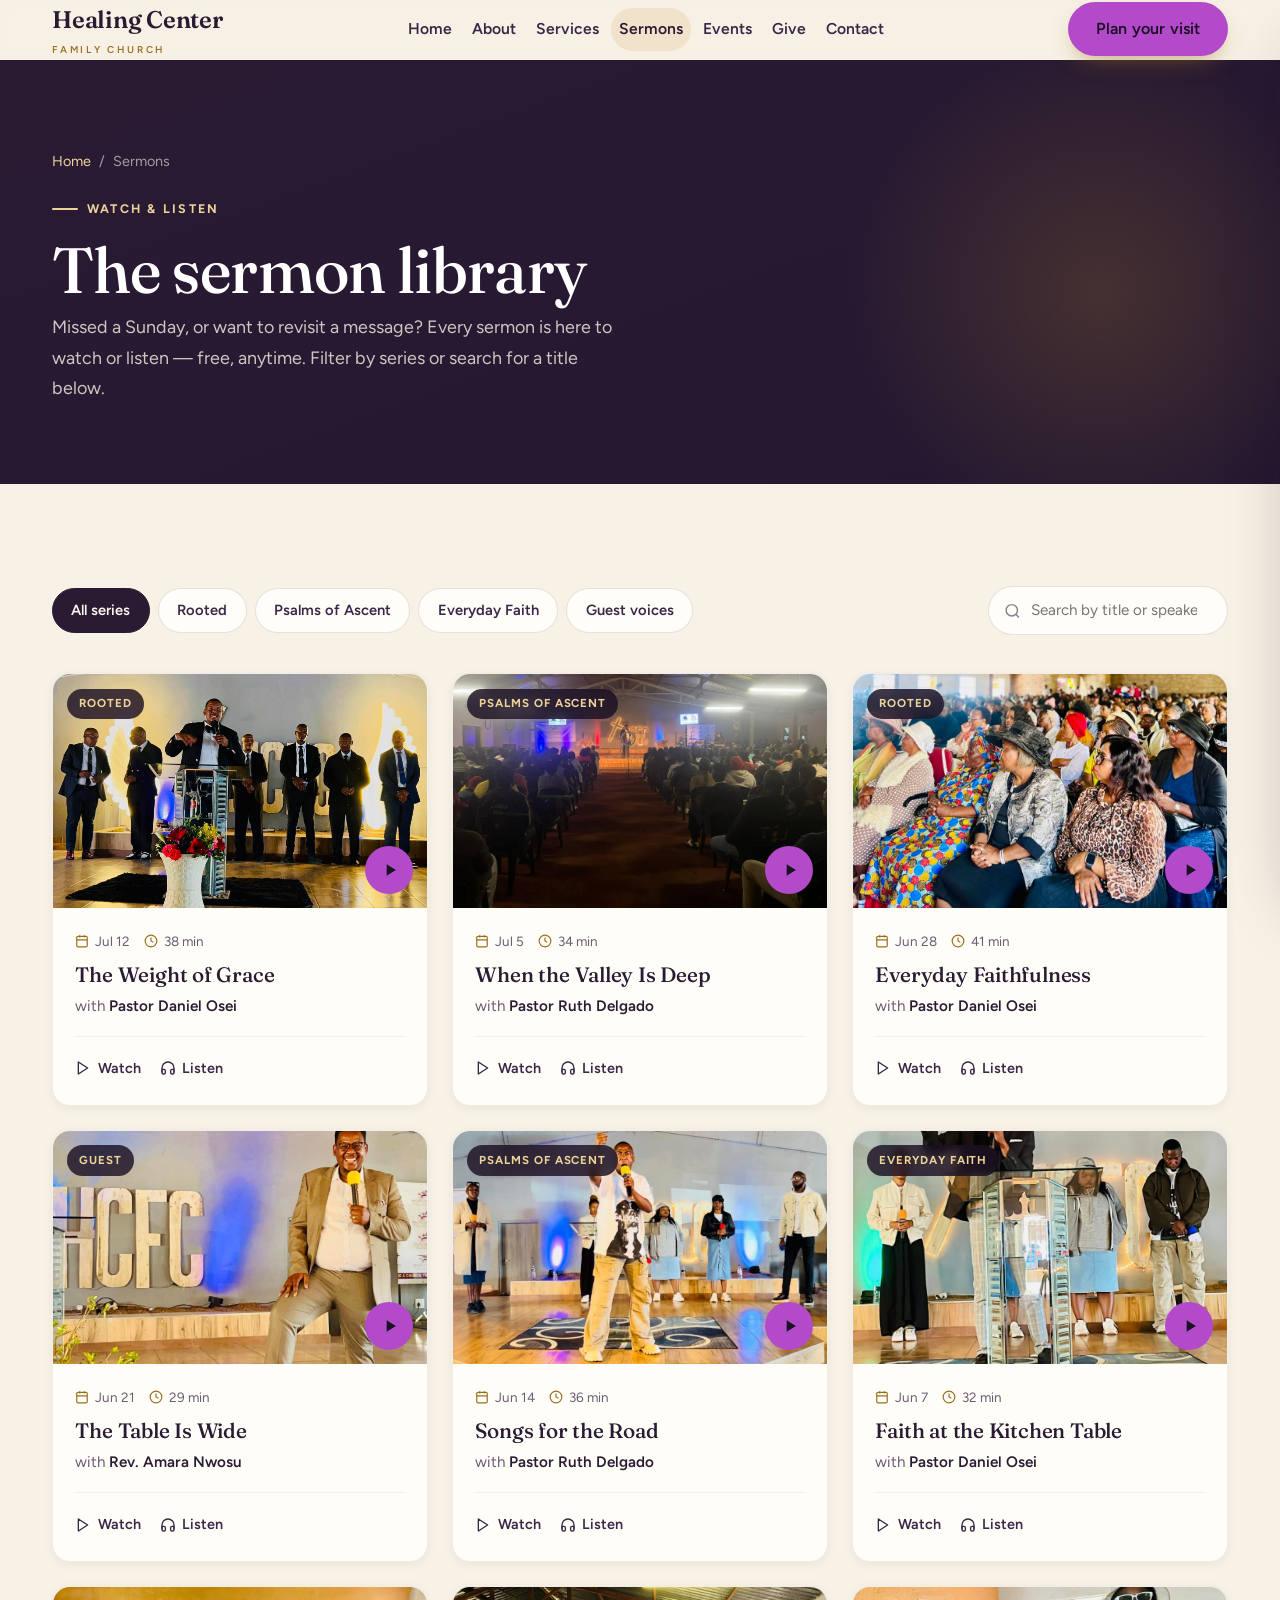
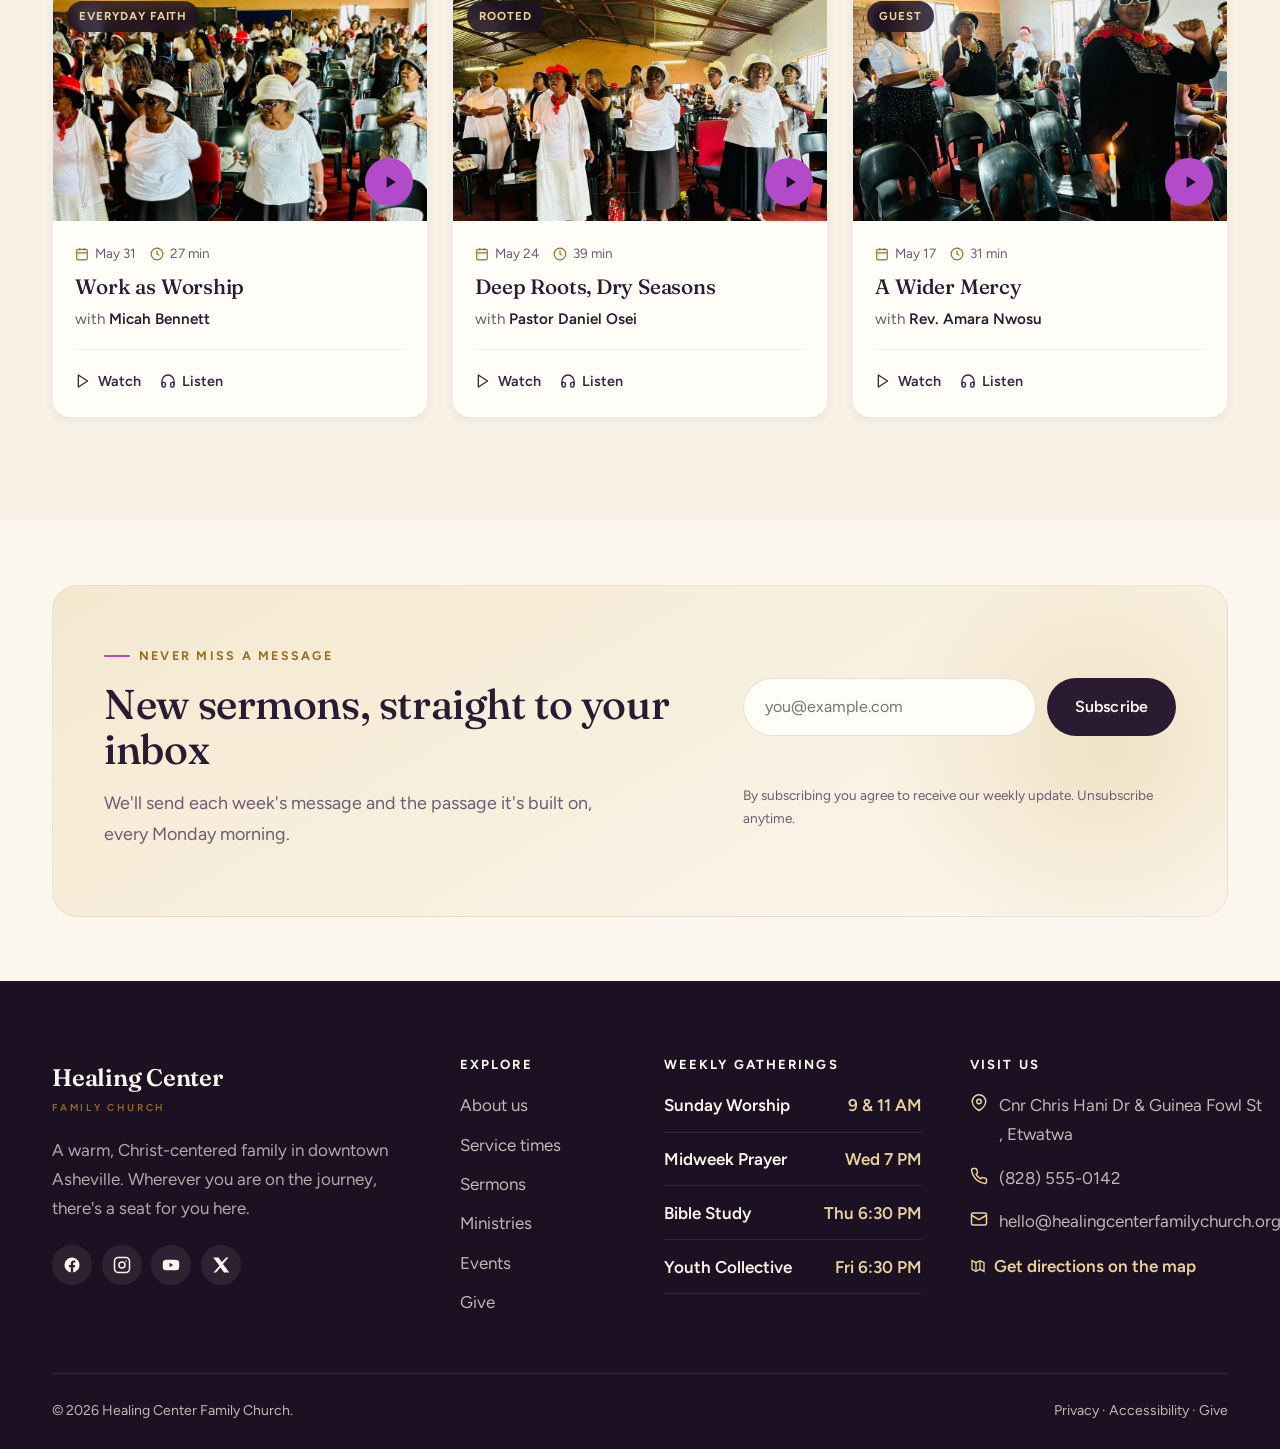
<file: sermons.html>
<!doctype html>
<html lang="en">
<head>
  <script>document.documentElement.classList.add("js")</script>
  <meta charset="utf-8">
  <meta name="viewport" content="width=device-width, initial-scale=1">
  <title>Sermons — Grace Community Church | Watch &amp; Listen Online</title>
  <meta name="description" content="Browse the full sermon library from Grace Community Church. Filter by series and speaker, then watch or listen to every message online, free.">

  <link rel="preconnect" href="https://fonts.googleapis.com">
  <link rel="preconnect" href="https://fonts.gstatic.com" crossorigin>
  <link href="https://fonts.googleapis.com/css2?family=Fraunces:ital,opsz,wght@0,9..144,400;0,9..144,500;0,9..144,600;1,9..144,400;1,9..144,500&family=Figtree:wght@400;500;600;700&display=swap" rel="stylesheet">

  <link rel="stylesheet" href="css/vendor/bootstrap.min.css">
  <link rel="stylesheet" href="css/style.css">
</head>
<body>
  <a class="skip-link" href="#main">Skip to content</a>

  <!-- ===================== NAVBAR ===================== -->
  <header class="site-nav" id="siteNav">
    <div class="container">
      <nav class="navbar navbar-expand-lg p-0" aria-label="Main navigation">
        <a class="brand" href="index.html" aria-label="Healing Center Family Church home">
          
          <span>Healing Center<small>Family Church</small></span>
        </a>

        <ul class="nav-links navbar-nav mx-auto d-none d-lg-flex flex-row">
          <li class="nav-item"><a class="nav-link" href="index.html">Home</a></li>
          <li class="nav-item"><a class="nav-link" href="#about">About</a></li>
          <li class="nav-item"><a class="nav-link" href="#services">Services</a></li>
          <li class="nav-item"><a class="nav-link active" href="sermons.html">Sermons</a></li>
          <li class="nav-item"><a class="nav-link" href="#events">Events</a></li>
          <li class="nav-item"><a class="nav-link" href="#give">Give</a></li>
          <li class="nav-item"><a class="nav-link" href="#contact">Contact</a></li>
        </ul>

        <div class="nav-cta d-none d-lg-flex align-items-center">
          <a class="btn btn-gold" href="#visit">Plan your visit</a>
        </div>

        <button class="nav-toggle d-lg-none ms-auto" id="navToggle" aria-label="Open menu" aria-expanded="false" aria-controls="mobileMenu">
          <span aria-hidden="true"></span>
        </button>
      </nav>
    </div>
  </header>

  <!-- Mobile menu -->
  <div class="nav-backdrop" id="navBackdrop" hidden></div>
  <aside class="mobile-menu" id="mobileMenu" aria-label="Mobile menu" aria-hidden="true">
    <div class="menu-head">
      <span class="brand" style="font-size:1.25rem;">Sanctuary</span>
      <button class="menu-close" id="menuClose" aria-label="Close menu">&times;</button>
    </div>
    <nav aria-label="Mobile navigation">
      <a class="m-link" href="index.html">Home</a>
      <a class="m-link" href="index.html#about">About</a>
      <a class="m-link" href="index.html#services">Services</a>
      <a class="m-link" href="sermons.html">Sermons</a>
      <a class="m-link" href="index.html#events">Events</a>
      <a class="m-link" href="index.html#give">Give</a>
      <a class="m-link" href="index.html#contact">Contact</a>
    </nav>
    <div class="m-cta">
      <a class="btn btn-gold" href="index.html#visit">Plan your visit</a>
      <a class="btn btn-outline-ink" href="sermons.html">Watch online</a>
    </div>
  </aside>

  <main id="main">
    <!-- ===================== PAGE HERO ===================== -->
    <section class="page-hero">
      <div class="container">
        <div class="breadcrumb-nav"><a href="index.html">Home</a><span>/</span>Sermons</div>
        <span class="eyebrow">Watch &amp; listen</span>
        <h1>The sermon library</h1>
        <p>Missed a Sunday, or want to revisit a message? Every sermon is here to watch or listen — free, anytime. Filter by series or search for a title below.</p>
      </div>
    </section>

    <!-- ===================== SERMONS LIST ===================== -->
    <section class="section bg-cream">
      <div class="container">
        <div class="filter-bar">
          <div class="filter-chips" role="group" aria-label="Filter sermons by series">
            <button class="filter-chip active" data-filter="all">All series</button>
            <button class="filter-chip" data-filter="rooted">Rooted</button>
            <button class="filter-chip" data-filter="psalms">Psalms of Ascent</button>
            <button class="filter-chip" data-filter="everyday">Everyday Faith</button>
            <button class="filter-chip" data-filter="guest">Guest voices</button>
          </div>
          <div class="filter-search">
            <svg viewBox="0 0 24 24" fill="none" stroke="currentColor" stroke-width="2" aria-hidden="true"><circle cx="11" cy="11" r="8"/><path d="m21 21-4.3-4.3"/></svg>
            <label class="visually-hidden" for="sermonSearch">Search sermons</label>
            <input type="search" id="sermonSearch" placeholder="Search by title or speaker…">
          </div>
        </div>

        <div class="row g-4" id="sermonGrid">
          <!-- 1 -->
          <div class="col-sm-6 col-lg-4 sermon-col" data-series="rooted" data-title="the weight of grace daniel osei">
            <article class="sermon-card">
              <div class="sermon-thumb">
                <img src="img/sermon-1.jpg" width="640" height="400" loading="lazy" alt="Pastor teaching from an open Bible on a wooden stage">
                <span class="sermon-series">Rooted</span>
                <a class="sermon-play" href="#main" aria-label="Play sermon: The Weight of Grace"><svg viewBox="0 0 24 24" fill="currentColor" aria-hidden="true"><path d="M8 5v14l11-7z"/></svg></a>
              </div>
              <div class="sermon-body">
                <div class="sermon-meta">
                  <span><svg viewBox="0 0 24 24" fill="none" stroke="currentColor" stroke-width="2"><rect x="3" y="4" width="18" height="18" rx="2"/><path d="M16 2v4M8 2v4M3 10h18"/></svg>Jul 12</span>
                  <span><svg viewBox="0 0 24 24" fill="none" stroke="currentColor" stroke-width="2"><circle cx="12" cy="12" r="10"/><path d="M12 6v6l4 2"/></svg>38 min</span>
                </div>
                <h3><a href="#main">The Weight of Grace</a></h3>
                <p class="sermon-speaker">with <b>Pastor Daniel Osei</b></p>
                <div class="sermon-actions">
                  <a href="#main"><svg viewBox="0 0 24 24" fill="none" stroke="currentColor" stroke-width="2" stroke-linecap="round" stroke-linejoin="round"><polygon points="5 3 19 12 5 21 5 3"/></svg>Watch</a>
                  <a href="#main"><svg viewBox="0 0 24 24" fill="none" stroke="currentColor" stroke-width="2" stroke-linecap="round" stroke-linejoin="round"><path d="M3 18v-6a9 9 0 0 1 18 0v6"/><path d="M21 19a2 2 0 0 1-2 2h-1a2 2 0 0 1-2-2v-3a2 2 0 0 1 2-2h3zM3 19a2 2 0 0 0 2 2h1a2 2 0 0 0 2-2v-3a2 2 0 0 0-2-2H3z"/></svg>Listen</a>
                </div>
              </div>
            </article>
          </div>
          <!-- 2 -->
          <div class="col-sm-6 col-lg-4 sermon-col" data-series="psalms" data-title="when the valley is deep ruth delgado">
            <article class="sermon-card">
              <div class="sermon-thumb">
                <img src="img/sermon-2.jpg" width="640" height="400" loading="lazy" alt="Worship band leading music with warm stage lighting">
                <span class="sermon-series">Psalms of Ascent</span>
                <a class="sermon-play" href="#main" aria-label="Play sermon: When the Valley Is Deep"><svg viewBox="0 0 24 24" fill="currentColor" aria-hidden="true"><path d="M8 5v14l11-7z"/></svg></a>
              </div>
              <div class="sermon-body">
                <div class="sermon-meta">
                  <span><svg viewBox="0 0 24 24" fill="none" stroke="currentColor" stroke-width="2"><rect x="3" y="4" width="18" height="18" rx="2"/><path d="M16 2v4M8 2v4M3 10h18"/></svg>Jul 5</span>
                  <span><svg viewBox="0 0 24 24" fill="none" stroke="currentColor" stroke-width="2"><circle cx="12" cy="12" r="10"/><path d="M12 6v6l4 2"/></svg>34 min</span>
                </div>
                <h3><a href="#main">When the Valley Is Deep</a></h3>
                <p class="sermon-speaker">with <b>Pastor Ruth Delgado</b></p>
                <div class="sermon-actions">
                  <a href="#main"><svg viewBox="0 0 24 24" fill="none" stroke="currentColor" stroke-width="2" stroke-linecap="round" stroke-linejoin="round"><polygon points="5 3 19 12 5 21 5 3"/></svg>Watch</a>
                  <a href="#main"><svg viewBox="0 0 24 24" fill="none" stroke="currentColor" stroke-width="2" stroke-linecap="round" stroke-linejoin="round"><path d="M3 18v-6a9 9 0 0 1 18 0v6"/><path d="M21 19a2 2 0 0 1-2 2h-1a2 2 0 0 1-2-2v-3a2 2 0 0 1 2-2h3zM3 19a2 2 0 0 0 2 2h1a2 2 0 0 0 2-2v-3a2 2 0 0 0-2-2H3z"/></svg>Listen</a>
                </div>
              </div>
            </article>
          </div>
          <!-- 3 -->
          <div class="col-sm-6 col-lg-4 sermon-col" data-series="rooted" data-title="everyday faithfulness daniel osei">
            <article class="sermon-card">
              <div class="sermon-thumb">
                <img src="img/sermon-3.jpg" width="640" height="400" loading="lazy" alt="Congregation listening intently during a Sunday message">
                <span class="sermon-series">Rooted</span>
                <a class="sermon-play" href="#main" aria-label="Play sermon: Everyday Faithfulness"><svg viewBox="0 0 24 24" fill="currentColor" aria-hidden="true"><path d="M8 5v14l11-7z"/></svg></a>
              </div>
              <div class="sermon-body">
                <div class="sermon-meta">
                  <span><svg viewBox="0 0 24 24" fill="none" stroke="currentColor" stroke-width="2"><rect x="3" y="4" width="18" height="18" rx="2"/><path d="M16 2v4M8 2v4M3 10h18"/></svg>Jun 28</span>
                  <span><svg viewBox="0 0 24 24" fill="none" stroke="currentColor" stroke-width="2"><circle cx="12" cy="12" r="10"/><path d="M12 6v6l4 2"/></svg>41 min</span>
                </div>
                <h3><a href="#main">Everyday Faithfulness</a></h3>
                <p class="sermon-speaker">with <b>Pastor Daniel Osei</b></p>
                <div class="sermon-actions">
                  <a href="#main"><svg viewBox="0 0 24 24" fill="none" stroke="currentColor" stroke-width="2" stroke-linecap="round" stroke-linejoin="round"><polygon points="5 3 19 12 5 21 5 3"/></svg>Watch</a>
                  <a href="#main"><svg viewBox="0 0 24 24" fill="none" stroke="currentColor" stroke-width="2" stroke-linecap="round" stroke-linejoin="round"><path d="M3 18v-6a9 9 0 0 1 18 0v6"/><path d="M21 19a2 2 0 0 1-2 2h-1a2 2 0 0 1-2-2v-3a2 2 0 0 1 2-2h3zM3 19a2 2 0 0 0 2 2h1a2 2 0 0 0 2-2v-3a2 2 0 0 0-2-2H3z"/></svg>Listen</a>
                </div>
              </div>
            </article>
          </div>
          <!-- 4 -->
          <div class="col-sm-6 col-lg-4 sermon-col" data-series="guest" data-title="the table is wide amara nwosu">
            <article class="sermon-card">
              <div class="sermon-thumb">
                <img src="img/sermon-4.jpg" width="640" height="400" loading="lazy" alt="Candlelit evening prayer gathering in the chapel">
                <span class="sermon-series">Guest</span>
                <a class="sermon-play" href="#main" aria-label="Play sermon: The Table Is Wide"><svg viewBox="0 0 24 24" fill="currentColor" aria-hidden="true"><path d="M8 5v14l11-7z"/></svg></a>
              </div>
              <div class="sermon-body">
                <div class="sermon-meta">
                  <span><svg viewBox="0 0 24 24" fill="none" stroke="currentColor" stroke-width="2"><rect x="3" y="4" width="18" height="18" rx="2"/><path d="M16 2v4M8 2v4M3 10h18"/></svg>Jun 21</span>
                  <span><svg viewBox="0 0 24 24" fill="none" stroke="currentColor" stroke-width="2"><circle cx="12" cy="12" r="10"/><path d="M12 6v6l4 2"/></svg>29 min</span>
                </div>
                <h3><a href="#main">The Table Is Wide</a></h3>
                <p class="sermon-speaker">with <b>Rev. Amara Nwosu</b></p>
                <div class="sermon-actions">
                  <a href="#main"><svg viewBox="0 0 24 24" fill="none" stroke="currentColor" stroke-width="2" stroke-linecap="round" stroke-linejoin="round"><polygon points="5 3 19 12 5 21 5 3"/></svg>Watch</a>
                  <a href="#main"><svg viewBox="0 0 24 24" fill="none" stroke="currentColor" stroke-width="2" stroke-linecap="round" stroke-linejoin="round"><path d="M3 18v-6a9 9 0 0 1 18 0v6"/><path d="M21 19a2 2 0 0 1-2 2h-1a2 2 0 0 1-2-2v-3a2 2 0 0 1 2-2h3zM3 19a2 2 0 0 0 2 2h1a2 2 0 0 0 2-2v-3a2 2 0 0 0-2-2H3z"/></svg>Listen</a>
                </div>
              </div>
            </article>
          </div>
          <!-- 5 -->
          <div class="col-sm-6 col-lg-4 sermon-col" data-series="psalms" data-title="songs for the road ruth delgado">
            <article class="sermon-card">
              <div class="sermon-thumb">
                <img src="img/sermon-5.jpg" width="640" height="400" loading="lazy" alt="Open hymnal and songbook on a music stand">
                <span class="sermon-series">Psalms of Ascent</span>
                <a class="sermon-play" href="#main" aria-label="Play sermon: Songs for the Road"><svg viewBox="0 0 24 24" fill="currentColor" aria-hidden="true"><path d="M8 5v14l11-7z"/></svg></a>
              </div>
              <div class="sermon-body">
                <div class="sermon-meta">
                  <span><svg viewBox="0 0 24 24" fill="none" stroke="currentColor" stroke-width="2"><rect x="3" y="4" width="18" height="18" rx="2"/><path d="M16 2v4M8 2v4M3 10h18"/></svg>Jun 14</span>
                  <span><svg viewBox="0 0 24 24" fill="none" stroke="currentColor" stroke-width="2"><circle cx="12" cy="12" r="10"/><path d="M12 6v6l4 2"/></svg>36 min</span>
                </div>
                <h3><a href="#main">Songs for the Road</a></h3>
                <p class="sermon-speaker">with <b>Pastor Ruth Delgado</b></p>
                <div class="sermon-actions">
                  <a href="#main"><svg viewBox="0 0 24 24" fill="none" stroke="currentColor" stroke-width="2" stroke-linecap="round" stroke-linejoin="round"><polygon points="5 3 19 12 5 21 5 3"/></svg>Watch</a>
                  <a href="#main"><svg viewBox="0 0 24 24" fill="none" stroke="currentColor" stroke-width="2" stroke-linecap="round" stroke-linejoin="round"><path d="M3 18v-6a9 9 0 0 1 18 0v6"/><path d="M21 19a2 2 0 0 1-2 2h-1a2 2 0 0 1-2-2v-3a2 2 0 0 1 2-2h3zM3 19a2 2 0 0 0 2 2h1a2 2 0 0 0 2-2v-3a2 2 0 0 0-2-2H3z"/></svg>Listen</a>
                </div>
              </div>
            </article>
          </div>
          <!-- 6 -->
          <div class="col-sm-6 col-lg-4 sermon-col" data-series="everyday" data-title="faith at the kitchen table daniel osei">
            <article class="sermon-card">
              <div class="sermon-thumb">
                <img src="img/sermon-6.jpg" width="640" height="400" loading="lazy" alt="Family gathered around a kitchen table in conversation">
                <span class="sermon-series">Everyday Faith</span>
                <a class="sermon-play" href="#main" aria-label="Play sermon: Faith at the Kitchen Table"><svg viewBox="0 0 24 24" fill="currentColor" aria-hidden="true"><path d="M8 5v14l11-7z"/></svg></a>
              </div>
              <div class="sermon-body">
                <div class="sermon-meta">
                  <span><svg viewBox="0 0 24 24" fill="none" stroke="currentColor" stroke-width="2"><rect x="3" y="4" width="18" height="18" rx="2"/><path d="M16 2v4M8 2v4M3 10h18"/></svg>Jun 7</span>
                  <span><svg viewBox="0 0 24 24" fill="none" stroke="currentColor" stroke-width="2"><circle cx="12" cy="12" r="10"/><path d="M12 6v6l4 2"/></svg>32 min</span>
                </div>
                <h3><a href="#main">Faith at the Kitchen Table</a></h3>
                <p class="sermon-speaker">with <b>Pastor Daniel Osei</b></p>
                <div class="sermon-actions">
                  <a href="#main"><svg viewBox="0 0 24 24" fill="none" stroke="currentColor" stroke-width="2" stroke-linecap="round" stroke-linejoin="round"><polygon points="5 3 19 12 5 21 5 3"/></svg>Watch</a>
                  <a href="#main"><svg viewBox="0 0 24 24" fill="none" stroke="currentColor" stroke-width="2" stroke-linecap="round" stroke-linejoin="round"><path d="M3 18v-6a9 9 0 0 1 18 0v6"/><path d="M21 19a2 2 0 0 1-2 2h-1a2 2 0 0 1-2-2v-3a2 2 0 0 1 2-2h3zM3 19a2 2 0 0 0 2 2h1a2 2 0 0 0 2-2v-3a2 2 0 0 0-2-2H3z"/></svg>Listen</a>
                </div>
              </div>
            </article>
          </div>
          <!-- 7 -->
          <div class="col-sm-6 col-lg-4 sermon-col" data-series="everyday" data-title="work as worship micah bennett">
            <article class="sermon-card">
              <div class="sermon-thumb">
                <img src="img/sermon-7.jpg" width="640" height="400" loading="lazy" alt="Person working at a craftsman's wooden workbench">
                <span class="sermon-series">Everyday Faith</span>
                <a class="sermon-play" href="#main" aria-label="Play sermon: Work as Worship"><svg viewBox="0 0 24 24" fill="currentColor" aria-hidden="true"><path d="M8 5v14l11-7z"/></svg></a>
              </div>
              <div class="sermon-body">
                <div class="sermon-meta">
                  <span><svg viewBox="0 0 24 24" fill="none" stroke="currentColor" stroke-width="2"><rect x="3" y="4" width="18" height="18" rx="2"/><path d="M16 2v4M8 2v4M3 10h18"/></svg>May 31</span>
                  <span><svg viewBox="0 0 24 24" fill="none" stroke="currentColor" stroke-width="2"><circle cx="12" cy="12" r="10"/><path d="M12 6v6l4 2"/></svg>27 min</span>
                </div>
                <h3><a href="#main">Work as Worship</a></h3>
                <p class="sermon-speaker">with <b>Micah Bennett</b></p>
                <div class="sermon-actions">
                  <a href="#main"><svg viewBox="0 0 24 24" fill="none" stroke="currentColor" stroke-width="2" stroke-linecap="round" stroke-linejoin="round"><polygon points="5 3 19 12 5 21 5 3"/></svg>Watch</a>
                  <a href="#main"><svg viewBox="0 0 24 24" fill="none" stroke="currentColor" stroke-width="2" stroke-linecap="round" stroke-linejoin="round"><path d="M3 18v-6a9 9 0 0 1 18 0v6"/><path d="M21 19a2 2 0 0 1-2 2h-1a2 2 0 0 1-2-2v-3a2 2 0 0 1 2-2h3zM3 19a2 2 0 0 0 2 2h1a2 2 0 0 0 2-2v-3a2 2 0 0 0-2-2H3z"/></svg>Listen</a>
                </div>
              </div>
            </article>
          </div>
          <!-- 8 -->
          <div class="col-sm-6 col-lg-4 sermon-col" data-series="rooted" data-title="deep roots dry seasons daniel osei">
            <article class="sermon-card">
              <div class="sermon-thumb">
                <img src="img/sermon-8.jpg" width="640" height="400" loading="lazy" alt="Sunlight streaming through the branches of an old oak tree">
                <span class="sermon-series">Rooted</span>
                <a class="sermon-play" href="#main" aria-label="Play sermon: Deep Roots, Dry Seasons"><svg viewBox="0 0 24 24" fill="currentColor" aria-hidden="true"><path d="M8 5v14l11-7z"/></svg></a>
              </div>
              <div class="sermon-body">
                <div class="sermon-meta">
                  <span><svg viewBox="0 0 24 24" fill="none" stroke="currentColor" stroke-width="2"><rect x="3" y="4" width="18" height="18" rx="2"/><path d="M16 2v4M8 2v4M3 10h18"/></svg>May 24</span>
                  <span><svg viewBox="0 0 24 24" fill="none" stroke="currentColor" stroke-width="2"><circle cx="12" cy="12" r="10"/><path d="M12 6v6l4 2"/></svg>39 min</span>
                </div>
                <h3><a href="#main">Deep Roots, Dry Seasons</a></h3>
                <p class="sermon-speaker">with <b>Pastor Daniel Osei</b></p>
                <div class="sermon-actions">
                  <a href="#main"><svg viewBox="0 0 24 24" fill="none" stroke="currentColor" stroke-width="2" stroke-linecap="round" stroke-linejoin="round"><polygon points="5 3 19 12 5 21 5 3"/></svg>Watch</a>
                  <a href="#main"><svg viewBox="0 0 24 24" fill="none" stroke="currentColor" stroke-width="2" stroke-linecap="round" stroke-linejoin="round"><path d="M3 18v-6a9 9 0 0 1 18 0v6"/><path d="M21 19a2 2 0 0 1-2 2h-1a2 2 0 0 1-2-2v-3a2 2 0 0 1 2-2h3zM3 19a2 2 0 0 0 2 2h1a2 2 0 0 0 2-2v-3a2 2 0 0 0-2-2H3z"/></svg>Listen</a>
                </div>
              </div>
            </article>
          </div>
          <!-- 9 -->
          <div class="col-sm-6 col-lg-4 sermon-col" data-series="guest" data-title="a wider mercy amara nwosu">
            <article class="sermon-card">
              <div class="sermon-thumb">
                <img src="img/sermon-9.jpg" width="640" height="400" loading="lazy" alt="Hands passing bread across a communion table">
                <span class="sermon-series">Guest</span>
                <a class="sermon-play" href="#main" aria-label="Play sermon: A Wider Mercy"><svg viewBox="0 0 24 24" fill="currentColor" aria-hidden="true"><path d="M8 5v14l11-7z"/></svg></a>
              </div>
              <div class="sermon-body">
                <div class="sermon-meta">
                  <span><svg viewBox="0 0 24 24" fill="none" stroke="currentColor" stroke-width="2"><rect x="3" y="4" width="18" height="18" rx="2"/><path d="M16 2v4M8 2v4M3 10h18"/></svg>May 17</span>
                  <span><svg viewBox="0 0 24 24" fill="none" stroke="currentColor" stroke-width="2"><circle cx="12" cy="12" r="10"/><path d="M12 6v6l4 2"/></svg>31 min</span>
                </div>
                <h3><a href="#main">A Wider Mercy</a></h3>
                <p class="sermon-speaker">with <b>Rev. Amara Nwosu</b></p>
                <div class="sermon-actions">
                  <a href="#main"><svg viewBox="0 0 24 24" fill="none" stroke="currentColor" stroke-width="2" stroke-linecap="round" stroke-linejoin="round"><polygon points="5 3 19 12 5 21 5 3"/></svg>Watch</a>
                  <a href="#main"><svg viewBox="0 0 24 24" fill="none" stroke="currentColor" stroke-width="2" stroke-linecap="round" stroke-linejoin="round"><path d="M3 18v-6a9 9 0 0 1 18 0v6"/><path d="M21 19a2 2 0 0 1-2 2h-1a2 2 0 0 1-2-2v-3a2 2 0 0 1 2-2h3zM3 19a2 2 0 0 0 2 2h1a2 2 0 0 0 2-2v-3a2 2 0 0 0-2-2H3z"/></svg>Listen</a>
                </div>
              </div>
            </article>
          </div>
        </div>

        <div class="no-results" id="noResults">
          <h3>No sermons found</h3>
          <p>Try a different series or search term.</p>
        </div>
      </div>
    </section>

    <!-- ===================== NEWSLETTER (reuse) ===================== -->
    <section class="section-sm bg-cream-2">
      <div class="container">
        <div class="newsletter-card">
          <div class="container-inner">
            <div class="row align-items-center g-4">
              <div class="col-lg-7">
                <span class="eyebrow">Never miss a message</span>
                <h2 class="section-title" style="font-size:clamp(1.8rem,3.4vw,2.6rem);">New sermons, straight to your inbox</h2>
                <p class="section-lead" style="max-width:46ch;">We'll send each week's message and the passage it's built on, every Monday morning.</p>
              </div>
              <div class="col-lg-5">
                <form class="newsletter-form" id="newsletterForm" novalidate>
                  <label class="visually-hidden" for="nlEmail2">Email address</label>
                  <input type="email" id="nlEmail2" name="email" placeholder="you@example.com" required autocomplete="email">
                  <button class="btn btn-ink" type="submit">Subscribe</button>
                </form>
                <p class="form-msg" id="nlMsg2" role="status" aria-live="polite"></p>
                <p class="newsletter-note">By subscribing you agree to receive our weekly update. Unsubscribe anytime.</p>
              </div>
            </div>
          </div>
        </div>
      </div>
    </section>
  </main>

  <!-- ===================== FOOTER ===================== -->
  <footer class="site-footer">
    <div class="container">
      <div class="row g-5">
        <div class="col-lg-4">
          <a class="brand" href="index.html" aria-label="Healing Center Family Church home">
            
            <span>Healing Center<small>Family Church</small></span>
          </a>
          <p class="footer-about">A warm, Christ-centered family in downtown Asheville. Wherever you are on the journey, there's a seat for you here.</p>
          <div class="footer-social">
            <a href="#contact" aria-label="Facebook"><svg viewBox="0 0 24 24" fill="currentColor"><path d="M22 12a10 10 0 1 0-11.6 9.9v-7H7.9V12h2.5V9.8c0-2.5 1.5-3.9 3.8-3.9 1.1 0 2.2.2 2.2.2v2.5h-1.2c-1.2 0-1.6.8-1.6 1.6V12h2.7l-.4 2.9h-2.3v7A10 10 0 0 0 22 12z"/></svg></a>
            <a href="#contact" aria-label="Instagram"><svg viewBox="0 0 24 24" fill="none" stroke="currentColor" stroke-width="2"><rect x="2" y="2" width="20" height="20" rx="5"/><circle cx="12" cy="12" r="4"/><circle cx="17.5" cy="6.5" r="1" fill="currentColor" stroke="none"/></svg></a>
            <a href="#contact" aria-label="YouTube"><svg viewBox="0 0 24 24" fill="currentColor"><path d="M23 12s0-3.2-.4-4.7a2.5 2.5 0 0 0-1.8-1.8C19.2 5 12 5 12 5s-7.2 0-8.8.5A2.5 2.5 0 0 0 1.4 7.3C1 8.8 1 12 1 12s0 3.2.4 4.7a2.5 2.5 0 0 0 1.8 1.8C4.8 19 12 19 12 19s7.2 0 8.8-.5a2.5 2.5 0 0 0 1.8-1.8C23 15.2 23 12 23 12zM10 15V9l5 3z"/></svg></a>
            <a href="#contact" aria-label="X"><svg viewBox="0 0 24 24" fill="currentColor"><path d="M18.9 2H22l-7.4 8.5L23 22h-6.9l-5-6.6L5.4 22H2l7.9-9L1.6 2h7l4.5 6z"/></svg></a>
          </div>
        </div>

        <div class="col-6 col-lg-2">
          <h4>Explore</h4>
          <ul class="footer-links">
            <li><a href="#about">About us</a></li>
            <li><a href="#services">Service times</a></li>
            <li><a href="sermons.html">Sermons</a></li>
            <li><a href="#ministries">Ministries</a></li>
            <li><a href="#events">Events</a></li>
            <li><a href="#give">Give</a></li>
          </ul>
        </div>

        <div class="col-6 col-lg-3">
          <h4>Weekly gatherings</h4>
          <ul class="footer-svc">
            <li><span class="d">Sunday Worship</span><span class="t">9 &amp; 11 AM</span></li>
            <li><span class="d">Midweek Prayer</span><span class="t">Wed 7 PM</span></li>
            <li><span class="d">Bible Study</span><span class="t">Thu 6:30 PM</span></li>
            <li><span class="d">Youth Collective</span><span class="t">Fri 6:30 PM</span></li>
          </ul>
        </div>

        <div class="col-lg-3">
          <h4>Visit us</h4>
          <ul class="footer-contact">
            <li>
              <svg viewBox="0 0 24 24" fill="none" stroke="currentColor" stroke-width="2"><path d="M21 10c0 7-9 12-9 12s-9-5-9-12a9 9 0 0 1 18 0z"/><circle cx="12" cy="10" r="3"/></svg>
              <span>Cnr Chris Hani Dr & Guinea Fowl St<br>, Etwatwa</span>
            </li>
            <li>
              <svg viewBox="0 0 24 24" fill="none" stroke="currentColor" stroke-width="2"><path d="M22 16.9v3a2 2 0 0 1-2.2 2 19.8 19.8 0 0 1-8.6-3 19.5 19.5 0 0 1-6-6 19.8 19.8 0 0 1-3-8.6A2 2 0 0 1 4.1 2h3a2 2 0 0 1 2 1.7c.1 1 .4 1.9.7 2.8a2 2 0 0 1-.5 2.1L8.1 9.9a16 16 0 0 0 6 6l1.3-1.3a2 2 0 0 1 2.1-.4c.9.3 1.8.6 2.8.7a2 2 0 0 1 1.7 2z"/></svg>
              <a href="tel:+18285550142">(828) 555-0142</a>
            </li>
            <li>
              <svg viewBox="0 0 24 24" fill="none" stroke="currentColor" stroke-width="2"><rect x="2" y="4" width="20" height="16" rx="2"/><path d="m22 7-10 6L2 7"/></svg>
              <a href="mailto:hello@gracecommunity.org">hello@healingcenterfamilychurch.org</a>
            </li>
          </ul>
          <a class="footer-map" href="https://maps.google.com/?q=412+Sycamore+Street+Asheville+NC" target="_blank" rel="noopener">
            <svg viewBox="0 0 24 24" fill="none" stroke="currentColor" stroke-width="2"><path d="M9 20 3 17V4l6 3 6-3 6 3v13l-6-3-6 3z"/><path d="M9 7v13M15 4v13"/></svg>
            Get directions on the map
          </a>
        </div>
      </div>

      <div class="footer-bottom">
        <div class="row align-items-center g-2">
          <div class="col-md-6">&copy; 2026 Healing Center Family Church.</div>
          <div class="col-md-6 text-md-end">
            <a href="#contact">Privacy</a> &middot; <a href="#contact">Accessibility</a> &middot; <a href="#give">Give</a>
          </div>
        </div>
      </div>
    </div>
  </footer>

  <button class="to-top" id="toTop" aria-label="Back to top"><svg viewBox="0 0 24 24" fill="none" stroke="currentColor" stroke-width="2.2"><path d="m18 15-6-6-6 6"/></svg></button>

  <script src="js/vendor/bootstrap.bundle.min.js"></script>
  <script src="js/main.js"></script>
</body>
</html>
</file>
<file: css/style.css>
/* progressive enhancement: reveal content visible without JS (crawlers/no-JS see full content; JS arms the scroll animation) */
html:not(.js) .reveal,html:not(.js) [class*="reveal"]{opacity:1!important;transform:none!important;filter:none!important}

/* ============================================================
   Sanctuary — Church & Ministry template
   Design layer on Bootstrap 5. Vanilla, self-hosted.
   Palette: deep plum ink + burnished gold + bone/cream
   Type: Fraunces (display serif) + Figtree (humanist sans)
   ============================================================ */

:root {
  /* Ink / plum */
  --ink:        #2a1b33;
  --ink-900:    #1c1023;
  --ink-800:    #241730;
  --ink-700:    #3a2647;
  --plum:       #4a2f58;
  --plum-soft:  #6b5074;

  /* Gold accent */
  --gold:       #b34aca;
  --gold-bright:#b34aca;
  --gold-soft:  #ecd39a;
  --gold-wash:  #f4e8cf;
  --gold-deep:  #9a6f1f;

  /* Neutrals */
  --cream:      #f7f1e6;
  --cream-2:    #fcf7ee;
  --paper:      #fffdf8;
  --bone:       #efe6d6;

  --ink-text:   #2a1b33;
  --muted:      #6c5c74;
  --muted-2:    #8a7c90;
  --line:       rgba(42, 27, 51, .12);
  --line-soft:  rgba(42, 27, 51, .07);

  --shadow-sm:  0 2px 10px rgba(42, 27, 51, .06);
  --shadow:     0 14px 40px -14px rgba(42, 27, 51, .22);
  --shadow-lg:  0 30px 70px -28px rgba(28, 16, 35, .40);

  --r-sm: 12px;
  --r:    18px;
  --r-lg: 26px;
  --r-pill: 999px;

  --ff-sans:    'Figtree', system-ui, -apple-system, 'Segoe UI', sans-serif;
  --ff-display: 'Fraunces', 'Georgia', serif;

  --container: 1200px;
}

/* ---------- Base ---------- */
* { box-sizing: border-box; }

html { scroll-behavior: smooth; }
@media (prefers-reduced-motion: reduce) {
  html { scroll-behavior: auto; }
}

body {
  font-family: var(--ff-sans);
  color: var(--ink-text);
  background: var(--cream);
  font-size: 1.0625rem;
  line-height: 1.7;
  -webkit-font-smoothing: antialiased;
  text-rendering: optimizeLegibility;
}

h1, h2, h3, h4, h5, .display-face {
  font-family: var(--ff-display);
  font-weight: 500;
  line-height: 1.08;
  letter-spacing: -0.01em;
  color: var(--ink);
  font-optical-sizing: auto;
}

p { margin: 0 0 1rem; }

a { color: var(--gold-deep); text-decoration: none; transition: color .2s ease; }
a:hover { color: var(--ink); }

img { max-width: 100%; height: auto; }

.container { max-width: var(--container); }

:focus-visible {
  outline: 3px solid var(--gold);
  outline-offset: 3px;
  border-radius: 4px;
}

::selection { background: var(--gold-soft); color: var(--ink-900); }

/* ---------- Skip link ---------- */
.skip-link {
  position: absolute;
  left: 1rem;
  top: -60px;
  z-index: 2000;
  background: var(--ink);
  color: var(--cream-2);
  padding: .65rem 1.1rem;
  border-radius: var(--r-pill);
  font-weight: 600;
  transition: top .2s ease;
}
.skip-link:focus { top: 1rem; color: var(--cream-2); }

/* ---------- Helpers ---------- */
.section { padding: clamp(4rem, 8vw, 7rem) 0; }
.section-sm { padding: clamp(3rem, 5vw, 4.5rem) 0; }

.eyebrow {
  display: inline-flex;
  align-items: center;
  gap: .55rem;
  font-family: var(--ff-sans);
  font-weight: 700;
  font-size: .78rem;
  letter-spacing: .18em;
  text-transform: uppercase;
  color: var(--gold-deep);
  margin-bottom: 1rem;
}
.eyebrow::before {
  content: "";
  width: 26px;
  height: 2px;
  background: var(--gold);
  border-radius: 2px;
}
.eyebrow.center::before { display: none; }

.section-title {
  font-size: clamp(2rem, 4.2vw, 3.25rem);
  margin: 0 0 1rem;
}
.section-lead {
  color: var(--muted);
  font-size: 1.12rem;
  max-width: 44ch;
}
.text-center .section-lead,
.section-head.center .section-lead { margin-left: auto; margin-right: auto; }

.bg-cream   { background: var(--cream); }
.bg-cream-2 { background: var(--cream-2); }
.bg-paper   { background: var(--paper); }
.bg-bone    { background: var(--bone); }
.bg-ink     { background: var(--ink); color: var(--cream-2); }

.serif-accent { font-style: italic; color: var(--gold-deep); }

/* ---------- Buttons ---------- */
.btn {
  font-family: var(--ff-sans);
  font-weight: 600;
  border-radius: var(--r-pill);
  padding: .82rem 1.6rem;
  letter-spacing: .01em;
  transition: transform .2s ease, box-shadow .2s ease, background-color .2s ease, color .2s ease;
  border: 2px solid transparent;
}
.btn:active { transform: translateY(1px); }

.btn-gold {
  background: var(--gold);
  color: var(--ink-900);
  box-shadow: 0 10px 24px -10px rgba(154, 111, 31, .7);
}
.btn-gold:hover {
  background: var(--gold-bright);
  color: var(--ink-900);
  transform: translateY(-2px);
  box-shadow: 0 16px 30px -12px rgba(154, 111, 31, .75);
}

.btn-ink {
  background: var(--ink);
  color: var(--cream-2);
}
.btn-ink:hover {
  background: var(--ink-900);
  color: #fff;
  transform: translateY(-2px);
}

.btn-outline-ink {
  background: transparent;
  color: var(--ink);
  border-color: rgba(42, 27, 51, .28);
}
.btn-outline-ink:hover {
  background: var(--ink);
  color: var(--cream-2);
  border-color: var(--ink);
}

.btn-outline-cream {
  background: transparent;
  color: var(--cream-2);
  border-color: rgba(247, 241, 230, .45);
}
.btn-outline-cream:hover {
  background: var(--cream-2);
  color: var(--ink);
  border-color: var(--cream-2);
}

.btn-ghost {
  padding: .5rem .25rem;
  color: var(--ink);
  font-weight: 600;
}
.btn-ghost:hover { color: var(--gold-deep); }

.btn-lg { padding: 1rem 2rem; font-size: 1.05rem; }

.link-arrow {
  display: inline-flex;
  align-items: center;
  gap: .4rem;
  font-weight: 600;
  color: var(--gold-deep);
}
.link-arrow svg { transition: transform .2s ease; }
.link-arrow:hover svg { transform: translateX(4px); }

/* ---------- Navbar ---------- */
.site-nav {
  position: sticky;
  top: 0;
  z-index: 1030;
  background: rgba(247, 241, 230, .82);
  backdrop-filter: saturate(150%) blur(12px);
  -webkit-backdrop-filter: saturate(150%) blur(12px);
  border-bottom: 1px solid transparent;
  transition: background .3s ease, box-shadow .3s ease, border-color .3s ease;
}
.site-nav.is-stuck {
  background: rgba(252, 247, 238, .95);
  box-shadow: var(--shadow-sm);
  border-bottom-color: var(--line-soft);
}

.site-nav .navbar { padding: .85rem 0; }

.brand {
  display: inline-flex;
  align-items: center;
  gap: .7rem;
  font-family: var(--ff-display);
  font-weight: 600;
  font-size: 1.5rem;
  color: var(--ink);
  letter-spacing: -0.01em;
}
.brand:hover { color: var(--ink); }
.brand-mark {
  width: 40px;
  height: 40px;
  display: grid;
  place-items: center;
  border-radius: 12px;
  background: linear-gradient(150deg, var(--plum), var(--ink));
  color: var(--gold-soft);
  flex: none;
  box-shadow: inset 0 0 0 1px rgba(236, 211, 154, .25);
}
.brand-mark svg { width: 21px; height: 21px; }
.brand small {
  display: block;
  font-family: var(--ff-sans);
  font-weight: 600;
  font-size: .62rem;
  letter-spacing: .28em;
  text-transform: uppercase;
  color: var(--gold-deep);
  margin-top: 1px;
}

.nav-links { gap: .25rem; }
.nav-links .nav-link {
  font-family: var(--ff-sans);
  font-weight: 600;
  font-size: .98rem;
  color: var(--ink-700);
  padding: .5rem .85rem;
  border-radius: var(--r-pill);
  position: relative;
  transition: color .2s ease, background-color .2s ease;
}
.nav-links .nav-link:hover,
.nav-links .nav-link.active { color: var(--ink); }
.nav-links .nav-link.active { background: rgba(193, 145, 47, .14); }

.nav-cta { gap: .6rem; }

/* Custom hamburger */
.nav-toggle {
  border: 1px solid var(--line);
  background: var(--paper);
  border-radius: 12px;
  width: 48px;
  height: 46px;
  display: grid;
  place-items: center;
  padding: 0;
}
.nav-toggle span,
.nav-toggle span::before,
.nav-toggle span::after {
  content: "";
  display: block;
  width: 22px;
  height: 2px;
  background: var(--ink);
  border-radius: 2px;
  transition: transform .25s ease, opacity .2s ease;
}
.nav-toggle span { position: relative; }
.nav-toggle span::before { position: absolute; top: -7px; left: 0; }
.nav-toggle span::after  { position: absolute; top:  7px; left: 0; }
.nav-toggle[aria-expanded="true"] span { background: transparent; }
.nav-toggle[aria-expanded="true"] span::before { transform: translateY(7px) rotate(45deg); }
.nav-toggle[aria-expanded="true"] span::after  { transform: translateY(-7px) rotate(-45deg); }

/* Mobile offcanvas menu */
.mobile-menu {
  position: fixed;
  inset: 0 0 0 auto;
  width: min(88vw, 360px);
  background: var(--cream-2);
  z-index: 1050;
  transform: translateX(100%);
  transition: transform .32s cubic-bezier(.4, 0, .2, 1);
  padding: 1.4rem 1.4rem 2rem;
  display: flex;
  flex-direction: column;
  box-shadow: var(--shadow-lg);
  overflow-y: auto;
}
.mobile-menu.open { transform: translateX(0); }
.mobile-menu .menu-head {
  display: flex;
  justify-content: space-between;
  align-items: center;
  margin-bottom: 1.5rem;
}
.mobile-menu .menu-close {
  border: none;
  background: var(--bone);
  width: 44px; height: 44px;
  border-radius: 12px;
  font-size: 1.4rem;
  color: var(--ink);
  display: grid;
  place-items: center;
  cursor: pointer;
}
.mobile-menu a.m-link {
  display: block;
  font-family: var(--ff-display);
  font-size: 1.5rem;
  color: var(--ink);
  padding: .55rem 0;
  border-bottom: 1px solid var(--line-soft);
}
.mobile-menu a.m-link:hover { color: var(--gold-deep); }
.mobile-menu .m-cta { margin-top: auto; padding-top: 1.5rem; display: grid; gap: .7rem; }

.nav-backdrop {
  position: fixed;
  inset: 0;
  background: rgba(28, 16, 35, .5);
  z-index: 1045;
  opacity: 0;
  visibility: hidden;
  transition: opacity .3s ease, visibility .3s ease;
}
.nav-backdrop.show { opacity: 1; visibility: visible; }

/* ---------- Hero ---------- */
.hero {
  position: relative;
  padding: clamp(3rem, 6vw, 5.5rem) 0 clamp(4rem, 7vw, 6rem);
  overflow: hidden;
}
.hero::before {
  content: "";
  position: absolute;
  top: -20%;
  right: -10%;
  width: 55%;
  height: 120%;
  background: radial-gradient(circle at 60% 40%, rgba(193, 145, 47, .16), transparent 62%);
  z-index: 0;
  pointer-events: none;
}
.hero .container { position: relative; z-index: 1; }

.hero-chip {
  display: inline-flex;
  align-items: center;
  gap: .6rem;
  background: var(--paper);
  border: 1px solid var(--line);
  border-radius: var(--r-pill);
  padding: .5rem 1rem .5rem .55rem;
  font-weight: 600;
  font-size: .92rem;
  color: var(--ink-700);
  box-shadow: var(--shadow-sm);
  margin-bottom: 1.6rem;
}
.hero-chip .dot {
  width: 30px; height: 30px;
  border-radius: 50%;
  background: var(--gold-wash);
  color: var(--gold-deep);
  display: grid; place-items: center;
  flex: none;
}
.hero-chip .dot svg { width: 16px; height: 16px; }
.hero-chip b { color: var(--ink); }

.hero-title {
  font-size: clamp(2.7rem, 6.4vw, 4.7rem);
  line-height: 1.02;
  margin: 0 0 1.3rem;
  max-width: 15ch;
}
.hero-title em {
  font-style: italic;
  color: var(--gold-deep);
}
.hero-lead {
  font-size: 1.2rem;
  color: var(--muted);
  max-width: 46ch;
  margin-bottom: 2rem;
}
.hero-actions { display: flex; flex-wrap: wrap; gap: .9rem; align-items: center; }

.hero-media {
  position: relative;
  border-radius: var(--r-lg);
  overflow: hidden;
  box-shadow: var(--shadow-lg);
  aspect-ratio: 4 / 5;
}
.hero-media img { width: 100%; height: 100%; object-fit: cover; display: block; }
.hero-media::after {
  content: "";
  position: absolute; inset: 0;
  background: linear-gradient(180deg, transparent 55%, rgba(28, 16, 35, .38));
}

.hero-badge {
  position: absolute;
  left: 1.2rem;
  bottom: 1.2rem;
  z-index: 2;
  background: rgba(252, 247, 238, .95);
  backdrop-filter: blur(6px);
  border-radius: var(--r);
  padding: 1rem 1.2rem;
  display: flex;
  align-items: center;
  gap: .9rem;
  box-shadow: var(--shadow);
  max-width: calc(100% - 2.4rem);
}
.hero-badge .hb-icon {
  width: 44px; height: 44px;
  border-radius: 12px;
  background: var(--ink);
  color: var(--gold-soft);
  display: grid; place-items: center;
  flex: none;
}
.hero-badge .hb-icon svg { width: 22px; height: 22px; }
.hero-badge .hb-title { font-family: var(--ff-display); font-size: 1.05rem; color: var(--ink); line-height: 1.1; }
.hero-badge .hb-sub { font-size: .85rem; color: var(--muted); }

.hero-stats {
  display: flex;
  gap: 2.2rem;
  margin-top: 2.6rem;
  flex-wrap: wrap;
}
.hero-stats .stat .num {
  font-family: var(--ff-display);
  font-size: 2.1rem;
  color: var(--ink);
  line-height: 1;
}
.hero-stats .stat .num span { color: var(--gold-deep); }
.hero-stats .stat .lbl {
  font-size: .82rem;
  letter-spacing: .06em;
  text-transform: uppercase;
  color: var(--muted-2);
  font-weight: 600;
  margin-top: .3rem;
}

/* ---------- Welcome / About ---------- */
.about-media {
  position: relative;
  border-radius: var(--r-lg);
  overflow: hidden;
  box-shadow: var(--shadow);
}
.about-media img { display: block; width: 100%; height: 100%; object-fit: cover; }

.verse-quote {
  position: relative;
  font-family: var(--ff-display);
  font-style: italic;
  font-size: clamp(1.4rem, 2.6vw, 1.95rem);
  line-height: 1.35;
  color: var(--ink);
  padding: 1.6rem 0 1.6rem 2rem;
  border-left: 3px solid var(--gold);
  margin: 1.8rem 0;
}
.verse-quote cite {
  display: block;
  font-family: var(--ff-sans);
  font-style: normal;
  font-weight: 700;
  font-size: .82rem;
  letter-spacing: .14em;
  text-transform: uppercase;
  color: var(--gold-deep);
  margin-top: 1rem;
}
.verse-quote::before {
  content: "\201C";
  position: absolute;
  top: -.5rem; left: 1.3rem;
  font-size: 4rem;
  color: var(--gold-soft);
  line-height: 1;
  pointer-events: none;
}

.value-list { list-style: none; padding: 0; margin: 1.5rem 0 0; display: grid; gap: 1rem; }
.value-list li { display: flex; gap: .9rem; align-items: flex-start; }
.value-list .tick {
  flex: none;
  width: 28px; height: 28px;
  border-radius: 50%;
  background: var(--gold-wash);
  color: var(--gold-deep);
  display: grid; place-items: center;
  margin-top: 2px;
}
.value-list .tick svg { width: 15px; height: 15px; }
.value-list b { color: var(--ink); }

/* ---------- Service times ---------- */
.svc-card {
  background: var(--paper);
  border: 1px solid var(--line-soft);
  border-radius: var(--r);
  padding: 1.9rem 1.7rem;
  height: 100%;
  box-shadow: var(--shadow-sm);
  transition: transform .25s ease, box-shadow .25s ease, border-color .25s ease;
  position: relative;
  overflow: hidden;
}
.svc-card:hover {
  transform: translateY(-5px);
  box-shadow: var(--shadow);
  border-color: transparent;
}
.svc-card.is-primary {
  background: linear-gradient(160deg, var(--ink), var(--ink-800));
  color: var(--cream-2);
  border-color: transparent;
}
.svc-card.is-primary .svc-name,
.svc-card.is-primary .svc-time { color: var(--cream-2); }
.svc-card.is-primary .svc-meta { color: rgba(247, 241, 230, .72); }
.svc-card.is-primary .svc-ico { background: rgba(236, 211, 154, .16); color: var(--gold-soft); }

.svc-ico {
  width: 50px; height: 50px;
  border-radius: 14px;
  background: var(--gold-wash);
  color: var(--gold-deep);
  display: grid; place-items: center;
  margin-bottom: 1.2rem;
}
.svc-ico svg { width: 24px; height: 24px; }
.svc-name { font-family: var(--ff-display); font-size: 1.35rem; margin-bottom: .2rem; }
.svc-time {
  font-family: var(--ff-display);
  font-size: 2rem;
  color: var(--gold-deep);
  line-height: 1.1;
  margin: .4rem 0 .3rem;
}
.svc-card.is-primary .svc-time { color: var(--gold-soft); }
.svc-meta { color: var(--muted); font-size: .95rem; margin: 0; }
.svc-pill {
  position: absolute;
  top: 1.3rem; right: 1.3rem;
  font-size: .72rem;
  font-weight: 700;
  letter-spacing: .08em;
  text-transform: uppercase;
  color: var(--ink-900);
  background: var(--gold-soft);
  padding: .3rem .7rem;
  border-radius: var(--r-pill);
}

/* ---------- What to expect ---------- */
.expect-card {
  text-align: left;
  padding: 2rem 1.6rem;
  border-radius: var(--r);
  background: var(--paper);
  border: 1px solid var(--line-soft);
  height: 100%;
  transition: transform .25s ease, box-shadow .25s ease;
}
.expect-card:hover { transform: translateY(-5px); box-shadow: var(--shadow); }
.expect-num {
  font-family: var(--ff-display);
  font-style: italic;
  font-size: 1.1rem;
  color: var(--gold-deep);
  display: inline-block;
  margin-bottom: .8rem;
}
.expect-ico {
  width: 58px; height: 58px;
  border-radius: 16px;
  background: linear-gradient(150deg, var(--gold-wash), var(--paper));
  border: 1px solid var(--line-soft);
  color: var(--gold-deep);
  display: grid; place-items: center;
  margin-bottom: 1.2rem;
}
.expect-ico svg { width: 27px; height: 27px; }
.expect-card h3 { font-size: 1.3rem; margin-bottom: .5rem; }
.expect-card p { color: var(--muted); margin: 0; }

/* ---------- Sermons ---------- */
.sermon-card {
  background: var(--paper);
  border-radius: var(--r);
  overflow: hidden;
  border: 1px solid var(--line-soft);
  box-shadow: var(--shadow-sm);
  height: 100%;
  display: flex;
  flex-direction: column;
  transition: transform .25s ease, box-shadow .25s ease;
}
.sermon-card:hover { transform: translateY(-6px); box-shadow: var(--shadow); }
.sermon-thumb {
  position: relative;
  aspect-ratio: 16 / 10;
  overflow: hidden;
}
.sermon-thumb img { width: 100%; height: 100%; object-fit: cover; transition: transform .5s ease; }
.sermon-card:hover .sermon-thumb img { transform: scale(1.05); }
.sermon-series {
  position: absolute;
  top: .9rem; left: .9rem;
  background: rgba(28, 16, 35, .82);
  color: var(--gold-soft);
  font-size: .72rem;
  font-weight: 700;
  letter-spacing: .08em;
  text-transform: uppercase;
  padding: .35rem .75rem;
  border-radius: var(--r-pill);
  backdrop-filter: blur(4px);
}
.sermon-play {
  position: absolute;
  right: .9rem; bottom: .9rem;
  width: 48px; height: 48px;
  border-radius: 50%;
  background: var(--gold);
  color: var(--ink-900);
  display: grid; place-items: center;
  box-shadow: var(--shadow);
  transition: transform .2s ease, background-color .2s ease;
}
.sermon-card:hover .sermon-play { transform: scale(1.08); background: var(--gold-bright); }
.sermon-play svg { width: 20px; height: 20px; margin-left: 2px; }
.sermon-body { padding: 1.35rem 1.4rem 1.5rem; display: flex; flex-direction: column; flex: 1; }
.sermon-meta {
  display: flex;
  flex-wrap: wrap;
  gap: .35rem .9rem;
  font-size: .84rem;
  color: var(--muted);
  margin-bottom: .7rem;
}
.sermon-meta span { display: inline-flex; align-items: center; gap: .35rem; }
.sermon-meta svg { width: 14px; height: 14px; color: var(--gold-deep); }
.sermon-card h3 { font-size: 1.3rem; margin-bottom: .5rem; }
.sermon-card h3 a { color: var(--ink); }
.sermon-card h3 a:hover { color: var(--gold-deep); }
.sermon-speaker { color: var(--muted); font-size: .95rem; margin-bottom: 1rem; }
.sermon-speaker b { color: var(--ink); font-weight: 600; }
.sermon-actions {
  margin-top: auto;
  display: flex;
  gap: 1.2rem;
  padding-top: .3rem;
  border-top: 1px solid var(--line-soft);
}
.sermon-actions a {
  display: inline-flex;
  align-items: center;
  gap: .4rem;
  font-weight: 600;
  font-size: .9rem;
  color: var(--ink-700);
  padding-top: .9rem;
}
.sermon-actions a:hover { color: var(--gold-deep); }
.sermon-actions svg { width: 16px; height: 16px; }

/* ---------- Ministries ---------- */
.ministry-card {
  position: relative;
  border-radius: var(--r);
  overflow: hidden;
  min-height: 260px;
  display: flex;
  align-items: flex-end;
  color: var(--cream-2);
  box-shadow: var(--shadow-sm);
  isolation: isolate;
}
.ministry-card img {
  position: absolute; inset: 0;
  width: 100%; height: 100%;
  object-fit: cover;
  z-index: -2;
  transition: transform .6s ease;
}
.ministry-card::after {
  content: "";
  position: absolute; inset: 0;
  background: linear-gradient(180deg, rgba(28, 16, 35, .05) 20%, rgba(28, 16, 35, .82));
  z-index: -1;
}
.ministry-card:hover img { transform: scale(1.06); }
.ministry-body { padding: 1.4rem; width: 100%; }
.ministry-tag {
  display: inline-block;
  font-size: .72rem;
  font-weight: 700;
  letter-spacing: .1em;
  text-transform: uppercase;
  color: var(--ink-900);
  background: var(--gold-soft);
  padding: .28rem .7rem;
  border-radius: var(--r-pill);
  margin-bottom: .7rem;
}
.ministry-card h3 { color: #fff; font-size: 1.4rem; margin-bottom: .3rem; }
.ministry-card p { color: rgba(247, 241, 230, .82); font-size: .92rem; margin: 0; }
.ministry-card .m-when {
  display: inline-flex;
  align-items: center;
  gap: .4rem;
  margin-top: .8rem;
  font-size: .82rem;
  font-weight: 600;
  color: var(--gold-soft);
}
.ministry-card .m-when svg { width: 14px; height: 14px; }

/* ---------- Events ---------- */
.event-row {
  display: flex;
  gap: 1.4rem;
  align-items: center;
  padding: 1.4rem;
  background: var(--paper);
  border: 1px solid var(--line-soft);
  border-radius: var(--r);
  box-shadow: var(--shadow-sm);
  transition: transform .2s ease, box-shadow .2s ease, border-color .2s ease;
}
.event-row:hover { transform: translateX(4px); box-shadow: var(--shadow); border-color: transparent; }
.event-date {
  flex: none;
  width: 82px;
  text-align: center;
  background: linear-gradient(160deg, var(--ink), var(--ink-800));
  color: var(--cream-2);
  border-radius: 14px;
  padding: .9rem .4rem;
}
.event-date .mo {
  font-size: .74rem;
  font-weight: 700;
  letter-spacing: .12em;
  text-transform: uppercase;
  color: var(--gold-soft);
}
.event-date .day { font-family: var(--ff-display); font-size: 2rem; line-height: 1; color: #fff; }
.event-main { flex: 1; min-width: 0; }
.event-cat {
  font-size: .74rem;
  font-weight: 700;
  letter-spacing: .1em;
  text-transform: uppercase;
  color: var(--gold-deep);
}
.event-main h3 { font-size: 1.25rem; margin: .2rem 0 .35rem; }
.event-meta {
  display: flex;
  flex-wrap: wrap;
  gap: .3rem 1.1rem;
  font-size: .88rem;
  color: var(--muted);
}
.event-meta span { display: inline-flex; align-items: center; gap: .35rem; }
.event-meta svg { width: 14px; height: 14px; color: var(--gold-deep); }
.event-row .btn { flex: none; }

/* ---------- Staff / pastors ---------- */
.staff-card { text-align: center; }
.staff-photo {
  position: relative;
  border-radius: var(--r);
  overflow: hidden;
  aspect-ratio: 1 / 1;
  box-shadow: var(--shadow-sm);
  margin-bottom: 1.1rem;
}
.staff-photo img { width: 100%; height: 100%; object-fit: cover; transition: transform .5s ease; }
.staff-card:hover .staff-photo img { transform: scale(1.05); }
.staff-social {
  position: absolute;
  left: 0; right: 0; bottom: -50px;
  display: flex;
  justify-content: center;
  gap: .5rem;
  padding: 1rem;
  background: linear-gradient(0deg, rgba(28, 16, 35, .8), transparent);
  transition: bottom .3s ease;
}
.staff-card:hover .staff-social { bottom: 0; }
.staff-social a {
  width: 36px; height: 36px;
  border-radius: 50%;
  background: rgba(252, 247, 238, .95);
  color: var(--ink);
  display: grid; place-items: center;
}
.staff-social a:hover { background: var(--gold); color: var(--ink-900); }
.staff-social svg { width: 16px; height: 16px; }
.staff-card h3 { font-size: 1.25rem; margin-bottom: .15rem; }
.staff-role { color: var(--gold-deep); font-weight: 600; font-size: .9rem; letter-spacing: .04em; }

/* ---------- Give band ---------- */
.give-band {
  position: relative;
  background: linear-gradient(150deg, var(--ink-900), var(--plum) 130%);
  color: var(--cream-2);
  overflow: hidden;
}
.give-band::before {
  content: "";
  position: absolute;
  top: -30%; left: -5%;
  width: 45%; height: 160%;
  background: radial-gradient(circle at center, rgba(193, 145, 47, .22), transparent 65%);
}
.give-band::after {
  content: "";
  position: absolute;
  bottom: -40%; right: -8%;
  width: 45%; height: 160%;
  background: radial-gradient(circle at center, rgba(107, 80, 116, .5), transparent 65%);
}
.give-band .container { position: relative; z-index: 1; }
.give-band .eyebrow { color: var(--gold-soft); }
.give-band .eyebrow::before { background: var(--gold-soft); }
.give-title { color: #fff; font-size: clamp(2rem, 4.4vw, 3.2rem); }
.give-lead { color: rgba(247, 241, 230, .82); font-size: 1.12rem; max-width: 46ch; }
.give-band .verse-quote { border-color: var(--gold-soft); color: var(--cream-2); }
.give-band .verse-quote cite { color: var(--gold-soft); }
.give-band .verse-quote::before { color: rgba(236, 211, 154, .4); }

.give-panel {
  background: rgba(252, 247, 238, .07);
  border: 1px solid rgba(236, 211, 154, .22);
  border-radius: var(--r-lg);
  padding: 2rem;
  backdrop-filter: blur(4px);
}
.give-panel h3 { color: #fff; font-size: 1.4rem; }
.give-amounts { display: flex; flex-wrap: wrap; gap: .6rem; margin: 1.2rem 0; }
.amount-btn {
  border: 1px solid rgba(236, 211, 154, .35);
  background: transparent;
  color: var(--cream-2);
  border-radius: var(--r-pill);
  padding: .6rem 1.25rem;
  font-weight: 700;
  font-family: var(--ff-sans);
  cursor: pointer;
  transition: all .2s ease;
}
.amount-btn:hover { border-color: var(--gold-soft); }
.amount-btn.active { background: var(--gold); color: var(--ink-900); border-color: var(--gold); }
.give-methods {
  display: flex;
  flex-wrap: wrap;
  gap: 1.2rem;
  margin-top: 1.4rem;
  font-size: .88rem;
  color: rgba(247, 241, 230, .72);
}
.give-methods span { display: inline-flex; align-items: center; gap: .45rem; }
.give-methods svg { width: 16px; height: 16px; color: var(--gold-soft); }

/* ---------- Gallery ---------- */
.gallery-grid {
  display: grid;
  grid-template-columns: repeat(6, 1fr);
  grid-auto-rows: 160px;
  gap: 14px;
}
.gallery-item {
  position: relative;
  overflow: hidden;
  border-radius: var(--r-sm);
  cursor: pointer;
  border: none;
  padding: 0;
  background: var(--bone);
}
.gallery-item img { width: 100%; height: 100%; object-fit: cover; transition: transform .5s ease; display: block; }
.gallery-item:hover img { transform: scale(1.07); }
.gallery-item::after {
  content: "";
  position: absolute; inset: 0;
  background: linear-gradient(180deg, transparent 55%, rgba(28, 16, 35, .45));
  opacity: 0;
  transition: opacity .3s ease;
}
.gallery-item:hover::after { opacity: 1; }
.gallery-item .g-plus {
  position: absolute;
  top: 50%; left: 50%;
  transform: translate(-50%, -50%) scale(.7);
  width: 46px; height: 46px;
  border-radius: 50%;
  background: var(--gold);
  color: var(--ink-900);
  display: grid; place-items: center;
  opacity: 0;
  transition: opacity .3s ease, transform .3s ease;
  z-index: 2;
}
.gallery-item:hover .g-plus { opacity: 1; transform: translate(-50%, -50%) scale(1); }
.gallery-item .g-plus svg { width: 22px; height: 22px; }
.g-tall { grid-row: span 2; }
.g-wide { grid-column: span 2; }

/* Lightbox */
.lightbox {
  position: fixed;
  inset: 0;
  z-index: 1080;
  background: rgba(20, 11, 26, .93);
  display: none;
  align-items: center;
  justify-content: center;
  padding: 2rem;
}
.lightbox.open { display: flex; }
.lightbox img {
  max-width: min(92vw, 1100px);
  max-height: 86vh;
  border-radius: var(--r);
  box-shadow: var(--shadow-lg);
}
.lightbox-btn {
  position: absolute;
  border: none;
  background: rgba(252, 247, 238, .12);
  color: var(--cream-2);
  width: 52px; height: 52px;
  border-radius: 50%;
  display: grid; place-items: center;
  cursor: pointer;
  transition: background .2s ease;
}
.lightbox-btn:hover { background: var(--gold); color: var(--ink-900); }
.lightbox-btn svg { width: 24px; height: 24px; }
.lb-close { top: 1.4rem; right: 1.4rem; }
.lb-prev { left: 1.4rem; top: 50%; transform: translateY(-50%); }
.lb-next { right: 1.4rem; top: 50%; transform: translateY(-50%); }
.lb-count {
  position: absolute;
  bottom: 1.4rem; left: 50%;
  transform: translateX(-50%);
  color: rgba(247, 241, 230, .8);
  font-weight: 600;
  font-size: .9rem;
}

/* ---------- Newsletter ---------- */
.newsletter-card {
  background: linear-gradient(150deg, var(--gold-wash), var(--cream-2));
  border: 1px solid var(--line-soft);
  border-radius: var(--r-lg);
  padding: clamp(2rem, 4vw, 3.4rem);
  position: relative;
  overflow: hidden;
}
.newsletter-card::before {
  content: "";
  position: absolute;
  top: -40%; right: -10%;
  width: 40%; height: 180%;
  background: radial-gradient(circle, rgba(193, 145, 47, .18), transparent 60%);
}
.newsletter-card .container-inner { position: relative; z-index: 1; }
.newsletter-form { display: flex; gap: .7rem; flex-wrap: wrap; margin-top: 1.4rem; }
.newsletter-form input[type="email"] {
  flex: 1;
  min-width: 220px;
  border: 1px solid var(--line);
  background: var(--paper);
  border-radius: var(--r-pill);
  padding: .9rem 1.3rem;
  font-family: var(--ff-sans);
  font-size: 1rem;
  color: var(--ink);
}
.newsletter-form input:focus { outline: none; border-color: var(--gold); box-shadow: 0 0 0 3px rgba(193, 145, 47, .2); }
.newsletter-note { font-size: .85rem; color: var(--muted); margin-top: .8rem; }
.form-msg { font-weight: 600; margin-top: .8rem; min-height: 1.2rem; }
.form-msg.ok { color: var(--gold-deep); }

/* ---------- Footer ---------- */
.site-footer {
  background: var(--ink-900);
  color: rgba(247, 241, 230, .74);
  padding-top: clamp(3.5rem, 6vw, 5rem);
}
.site-footer h4 {
  color: var(--cream-2);
  font-family: var(--ff-sans);
  font-weight: 700;
  font-size: .82rem;
  letter-spacing: .16em;
  text-transform: uppercase;
  margin-bottom: 1.2rem;
}
.site-footer .brand { color: var(--cream-2); }
.site-footer .brand:hover { color: var(--cream-2); }
.footer-about { color: rgba(247, 241, 230, .68); max-width: 34ch; margin: 1.2rem 0 1.4rem; }
.footer-links { list-style: none; padding: 0; margin: 0; display: grid; gap: .65rem; }
.footer-links a { color: rgba(247, 241, 230, .74); }
.footer-links a:hover { color: var(--gold-soft); }
.footer-svc { list-style: none; padding: 0; margin: 0; display: grid; gap: .8rem; }
.footer-svc li { display: flex; justify-content: space-between; gap: 1rem; border-bottom: 1px solid rgba(247, 241, 230, .1); padding-bottom: .7rem; }
.footer-svc .d { color: var(--cream-2); font-weight: 600; }
.footer-svc .t { color: var(--gold-soft); font-weight: 600; }
.footer-contact { list-style: none; padding: 0; margin: 0; display: grid; gap: .9rem; }
.footer-contact li { display: flex; gap: .7rem; align-items: flex-start; }
.footer-contact svg { width: 18px; height: 18px; color: var(--gold-soft); flex: none; margin-top: 3px; }
.footer-contact a { color: rgba(247, 241, 230, .74); }
.footer-contact a:hover { color: var(--gold-soft); }
.footer-social { display: flex; gap: .6rem; margin-top: 1.3rem; }
.footer-social a {
  width: 40px; height: 40px;
  border-radius: 50%;
  background: rgba(247, 241, 230, .08);
  color: var(--cream-2);
  display: grid; place-items: center;
  transition: background .2s ease, color .2s ease;
}
.footer-social a:hover { background: var(--gold); color: var(--ink-900); }
.footer-social svg { width: 18px; height: 18px; }
.footer-map {
  display: inline-flex;
  align-items: center;
  gap: .5rem;
  margin-top: 1rem;
  font-weight: 600;
  color: var(--gold-soft);
}
.footer-map svg { width: 16px; height: 16px; }
.footer-bottom {
  margin-top: clamp(2.5rem, 5vw, 3.5rem);
  border-top: 1px solid rgba(247, 241, 230, .1);
  padding: 1.6rem 0;
  font-size: .88rem;
}
.footer-bottom a { color: rgba(247, 241, 230, .74); }
.footer-bottom a:hover { color: var(--gold-soft); }

/* ---------- Back to top ---------- */
.to-top {
  position: fixed;
  right: 1.4rem; bottom: 1.4rem;
  width: 48px; height: 48px;
  border-radius: 50%;
  background: var(--ink);
  color: var(--gold-soft);
  border: none;
  display: grid; place-items: center;
  cursor: pointer;
  opacity: 0; visibility: hidden;
  transform: translateY(12px);
  transition: opacity .3s ease, transform .3s ease, background .2s ease;
  z-index: 1040;
  box-shadow: var(--shadow);
}
.to-top.show { opacity: 1; visibility: visible; transform: translateY(0); }
.to-top:hover { background: var(--ink-900); }
.to-top svg { width: 20px; height: 20px; }

/* ---------- Page hero (sermons page) ---------- */
.page-hero {
  background: linear-gradient(160deg, var(--ink), var(--ink-800));
  color: var(--cream-2);
  padding: clamp(3.5rem, 7vw, 6rem) 0 clamp(3rem, 5vw, 4.5rem);
  position: relative;
  overflow: hidden;
}
.page-hero::before {
  content: "";
  position: absolute;
  top: -20%; right: -6%;
  width: 40%; height: 150%;
  background: radial-gradient(circle, rgba(193, 145, 47, .2), transparent 62%);
}
.page-hero .container { position: relative; z-index: 1; }
.page-hero .eyebrow { color: var(--gold-soft); }
.page-hero .eyebrow::before { background: var(--gold-soft); }
.page-hero h1 { color: #fff; font-size: clamp(2.4rem, 5.5vw, 4rem); }
.page-hero p { color: rgba(247, 241, 230, .8); max-width: 52ch; font-size: 1.12rem; }
.breadcrumb-nav { font-size: .9rem; color: rgba(247, 241, 230, .6); margin-bottom: 1rem; }
.breadcrumb-nav a { color: var(--gold-soft); }
.breadcrumb-nav span { margin: 0 .5rem; }

/* ---------- Sermon filters ---------- */
.filter-bar {
  display: flex;
  flex-wrap: wrap;
  gap: .9rem;
  align-items: center;
  justify-content: space-between;
  margin-bottom: 2.4rem;
}
.filter-chips { display: flex; flex-wrap: wrap; gap: .5rem; }
.filter-chip {
  border: 1px solid var(--line);
  background: var(--paper);
  color: var(--ink-700);
  border-radius: var(--r-pill);
  padding: .55rem 1.15rem;
  font-family: var(--ff-sans);
  font-weight: 600;
  font-size: .92rem;
  cursor: pointer;
  transition: all .2s ease;
}
.filter-chip:hover { border-color: var(--gold); color: var(--ink); }
.filter-chip.active { background: var(--ink); color: var(--cream-2); border-color: var(--ink); }
.filter-search {
  position: relative;
  min-width: 240px;
}
.filter-search input {
  width: 100%;
  border: 1px solid var(--line);
  background: var(--paper);
  border-radius: var(--r-pill);
  padding: .65rem 1rem .65rem 2.6rem;
  font-family: var(--ff-sans);
  font-size: .95rem;
  color: var(--ink);
}
.filter-search input:focus { outline: none; border-color: var(--gold); box-shadow: 0 0 0 3px rgba(193, 145, 47, .18); }
.filter-search svg {
  position: absolute;
  left: 1rem; top: 50%;
  transform: translateY(-50%);
  width: 17px; height: 17px;
  color: var(--muted-2);
}
.no-results {
  text-align: center;
  padding: 3rem 1rem;
  color: var(--muted);
  display: none;
}
.no-results.show { display: block; }
.sermon-col { transition: opacity .3s ease; }
.sermon-col.hide { display: none; }

/* ---------- Reveal animation ---------- */
.reveal {
  opacity: 0;
  transform: translateY(24px);
  transition: opacity .7s ease, transform .7s ease;
  will-change: opacity, transform;
}
.reveal.in { opacity: 1; transform: none; }
.reveal.d1 { transition-delay: .08s; }
.reveal.d2 { transition-delay: .16s; }
.reveal.d3 { transition-delay: .24s; }
@media (prefers-reduced-motion: reduce) {
  .reveal { opacity: 1; transform: none; transition: none; }
  .sermon-thumb img, .ministry-card img, .staff-photo img, .gallery-item img { transition: none; }
}

/* ---------- Responsive ---------- */
@media (max-width: 991.98px) {
  .gallery-grid { grid-template-columns: repeat(4, 1fr); grid-auto-rows: 150px; }
  .g-wide { grid-column: span 2; }
  .hero-media { aspect-ratio: 16 / 12; margin-top: 2.5rem; }
}
@media (max-width: 767.98px) {
  body { font-size: 1rem; }
  .event-row { flex-wrap: wrap; }
  .event-row .btn { width: 100%; }
  .gallery-grid { grid-template-columns: repeat(2, 1fr); grid-auto-rows: 46vw; gap: 10px; }
  .g-tall { grid-row: span 1; }
  .g-wide { grid-column: span 2; }
  .hero-stats { gap: 1.5rem; }
  .newsletter-form { flex-direction: column; }
  .newsletter-form .btn { width: 100%; }
  .filter-bar { flex-direction: column; align-items: stretch; }
  .filter-search { min-width: 0; }
}
</file>
